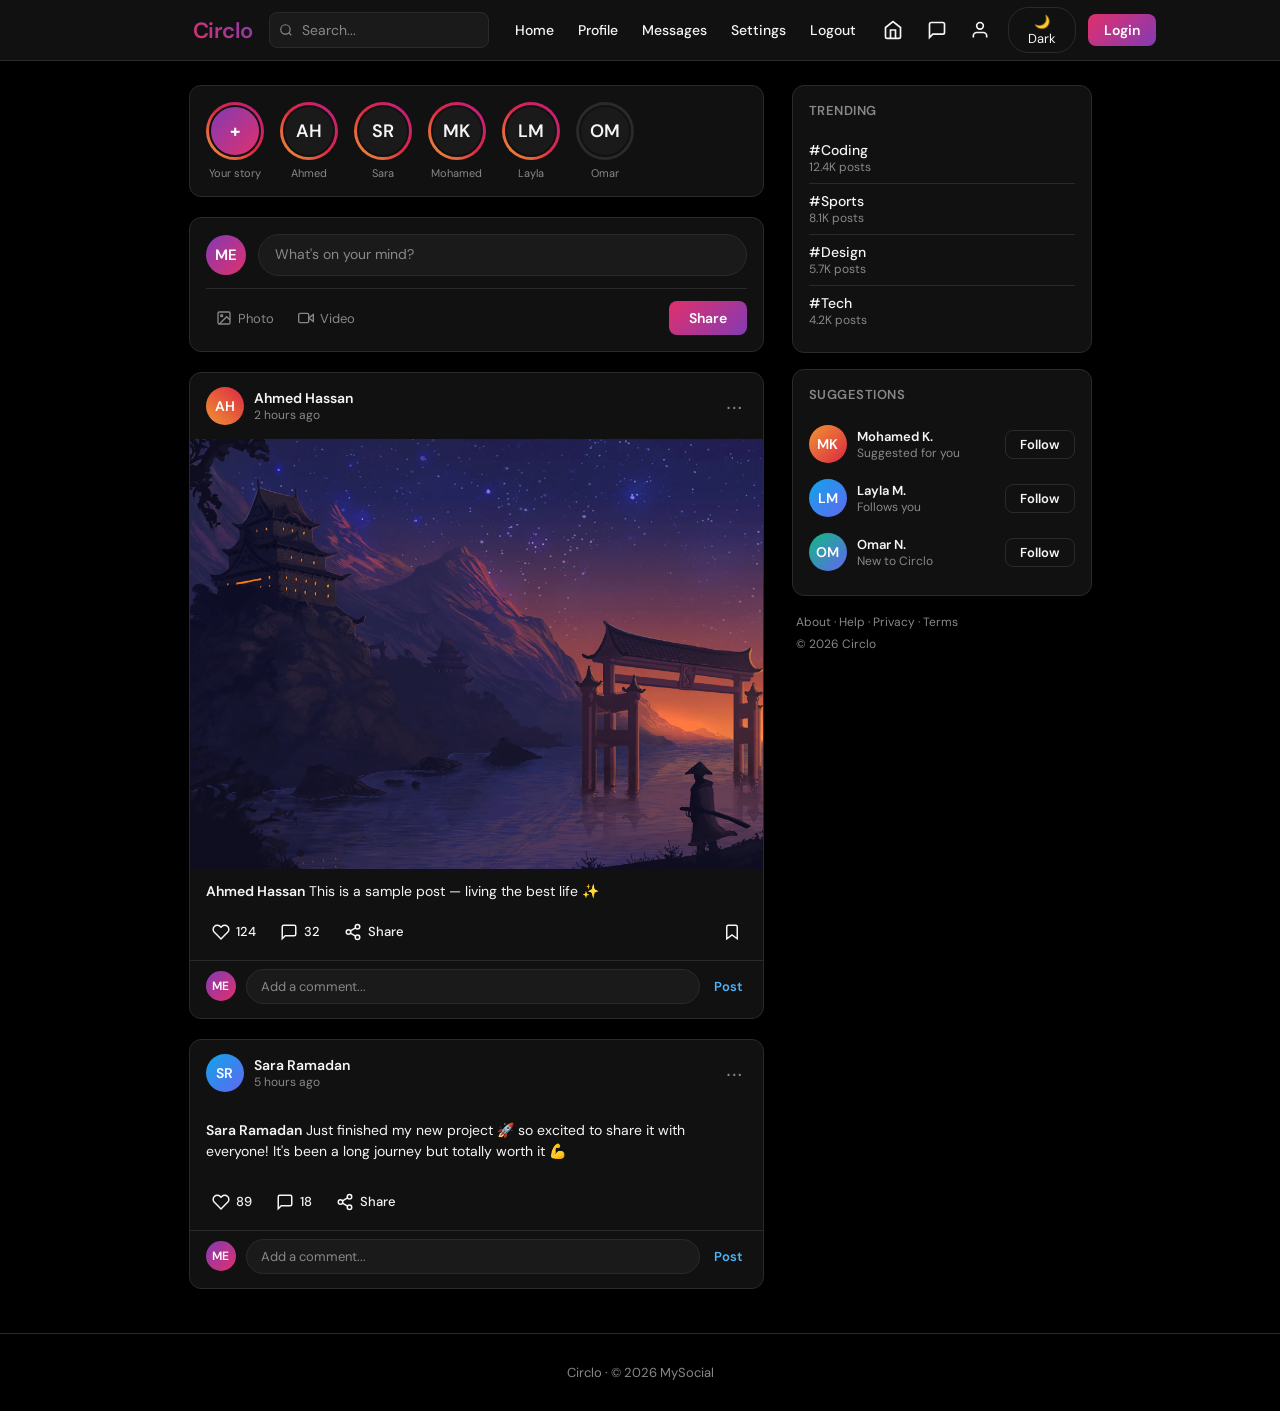
<file: index.html>
<!DOCTYPE html>
<html lang="en">

    <head>
        <meta charset="UTF-8">
        <meta name="viewport" content="width=device-width, initial-scale=1.0">
        <title> circlo</title>
        <link rel="stylesheet" href="css/Circlo.css">
        <link href="https://fonts.googleapis.com/css2?family=DM+Sans:wght@400;500;600&display=swap" rel="stylesheet">
    </head>

<body>

    <header>
        <nav class="navbar">
            <div class="nav-left">
                <h2>Circlo</h2>
                <div class="search-wrap">
                    <svg width="14" height="14" fill="none" stroke="currentColor" stroke-width="2" viewBox="0 0 24 24">
                        <circle cx="11" cy="11" r="8" />
                        <line x1="21" y1="21" x2="16.65" y2="16.65" />
                    </svg>
                    <input type="text" placeholder="Search...">
                </div>
            </div>

            <div class="nav-right">
                <input type="checkbox" id="toggle">
                <label for="toggle" class="menu-btn"><span></span></label>

                <div class="menu">
                    <a href="index.html">Home</a>
                    <a href="Profile.html">Profile</a>
                    <a href="messages.html">Messages</a>
                    <a href="settings.html">Settings</a>
                    <a href="login.html">Logout</a>
                </div>

                <button class="nav-icon-btn" title="Home" onclick="location.href='index.html'">
                    <svg width="20" height="20" fill="none" stroke="currentColor" stroke-width="2" viewBox="0 0 24 24">
                        <path d="M3 9l9-7 9 7v11a2 2 0 0 1-2 2H5a2 2 0 0 1-2-2z" />
                        <polyline points="9 22 9 12 15 12 15 22" />
                    </svg>
                </button>

                <button class="nav-icon-btn" title="Messages" onclick="location.href='messages.html'">
                    <svg width="20" height="20" fill="none" stroke="currentColor" stroke-width="2" viewBox="0 0 24 24">
                        <path d="M21 15a2 2 0 0 1-2 2H7l-4 4V5a2 2 0 0 1 2-2h14a2 2 0 0 1 2 2z" />
                    </svg>
                </button>

                <button class="nav-icon-btn" title="Profile" onclick="location.href='Profile.html'">
                    <svg width="20" height="20" fill="none" stroke="currentColor" stroke-width="2" viewBox="0 0 24 24">
                        <path d="M20 21v-2a4 4 0 0 0-4-4H8a4 4 0 0 0-4 4v2" />
                        <circle cx="12" cy="7" r="4" />
                    </svg>
                </button>

                <button class="mode-btn" id="modeToggle">🌙 Dark</button>
                <a id="log" href="login.html">Login</a>
            </div>
        </nav>
    </header>

    <div class="layout">
        <main>

            <!-- Stories -->
            <div class="stories-bar">
                <div class="story">
                    <div class="story-ring">
                        <div class="story-avatar"
                            style="background: linear-gradient(135deg,#833ab4,#e1306c); color:#fff; font-size:18px; font-weight:700;">
                            +</div>
                    </div>
                    <span>Your story</span>
                </div>
                <div class="story" onclick="this.querySelector('.story-ring').classList.add('seen')">
                    <div class="story-ring">
                        <div class="story-avatar">AH</div>
                    </div>
                    <span>Ahmed</span>
                </div>
                <div class="story" onclick="this.querySelector('.story-ring').classList.add('seen')">
                    <div class="story-ring">
                        <div class="story-avatar">SR</div>
                    </div>
                    <span>Sara</span>
                </div>
                <div class="story" onclick="this.querySelector('.story-ring').classList.add('seen')">
                    <div class="story-ring">
                        <div class="story-avatar">MK</div>
                    </div>
                    <span>Mohamed</span>
                </div>
                <div class="story" onclick="this.querySelector('.story-ring').classList.add('seen')">
                    <div class="story-ring">
                        <div class="story-avatar">LM</div>
                    </div>
                    <span>Layla</span>
                </div>
                <div class="story" onclick="this.querySelector('.story-ring').classList.add('seen')">
                    <div class="story-ring seen">
                        <div class="story-avatar">OM</div>
                    </div>
                    <span>Omar</span>
                </div>
            </div>

            <!-- Create Post -->
            <div class="create-post">
                <div class="create-post-top">
                    <div class="user-avatar">ME</div>
                    <textarea id="postText" placeholder="What's on your mind?"></textarea>
                </div>
                <div class="create-post-actions">
                    <div style="display:flex; gap:4px;">
                        <button class="post-media-btn">
                            <svg width="16" height="16" fill="none" stroke="currentColor" stroke-width="2"
                                viewBox="0 0 24 24">
                                <rect x="3" y="3" width="18" height="18" rx="2" />
                                <circle cx="8.5" cy="8.5" r="1.5" />
                                <polyline points="21 15 16 10 5 21" />
                            </svg>
                           Photo
                        </button>
                        <button class="post-media-btn">
                            <svg width="16" height="16" fill="none" stroke="currentColor" stroke-width="2"
                                viewBox="0 0 24 24">
                                <polygon points="23 7 16 12 23 17 23 7" />
                                <rect x="1" y="5" width="15" height="14" rx="2" />
                            </svg>
                            Video
                        </button>
                    </div>
                    <button class="post-submit" onclick="submitPost()">Share</button>
                </div>
            </div>

            <!-- Post 1 -->
            <div class="post-card">
                <div class="post-header">
                    <div class="post-user">
                        <div class="post-avatar">AH</div>
                        <div>
                            <div class="post-name">Ahmed Hassan</div>
                            <div class="post-time">2 hours ago</div>
                        </div>
                    </div>
                    <button class="post-more">···</button>
                </div>
                <div class="post-image">
                    <img src="img/wallpaperflare.com_wallpaper (4).jpg" alt="Post image"
                        onerror="this.parentElement.innerHTML='📷 Image not found'">
                </div>
                <div class="post-body">
                    <p><strong>Ahmed Hassan</strong> This is a sample post — living the best life ✨</p>
                </div>
                <div class="post-actions">
                    <button class="action-btn" onclick="toggleLike(this)">
                        <svg width="18" height="18" fill="none" stroke="currentColor" stroke-width="2"
                            viewBox="0 0 24 24">
                            <path
                                d="M20.84 4.61a5.5 5.5 0 0 0-7.78 0L12 5.67l-1.06-1.06a5.5 5.5 0 0 0-7.78 7.78l1.06 1.06L12 21.23l7.78-7.78 1.06-1.06a5.5 5.5 0 0 0 0-7.78z" />
                        </svg>
                        <span class="like-count">124</span>
                    </button>
                    <button class="action-btn">
                        <svg width="18" height="18" fill="none" stroke="currentColor" stroke-width="2"
                            viewBox="0 0 24 24">
                            <path d="M21 15a2 2 0 0 1-2 2H7l-4 4V5a2 2 0 0 1 2-2h14a2 2 0 0 1 2 2z" />
                        </svg>
                        32
                    </button>
                    <button class="action-btn">
                        <svg width="18" height="18" fill="none" stroke="currentColor" stroke-width="2"
                            viewBox="0 0 24 24">
                            <circle cx="18" cy="5" r="3" />
                            <circle cx="6" cy="12" r="3" />
                            <circle cx="18" cy="19" r="3" />
                            <line x1="8.59" y1="13.51" x2="15.42" y2="17.49" />
                            <line x1="15.41" y1="6.51" x2="8.59" y2="10.49" />
                        </svg>
                        Share
                    </button>
                    <button class="action-btn" style="margin-left:auto;">
                        <svg width="18" height="18" fill="none" stroke="currentColor" stroke-width="2"
                            viewBox="0 0 24 24">
                            <path d="M19 21l-7-5-7 5V5a2 2 0 0 1 2-2h10a2 2 0 0 1 2 2z" />
                        </svg>
                    </button>
                </div>
                <div class="post-comment-bar">
                    <div class="user-avatar" style="width:30px;height:30px;font-size:12px;">ME</div>
                    <input type="text" class="comment-input" placeholder="Add a comment...">
                    <button class="comment-send">Post</button>
                </div>
            </div>

            <!-- Post 2 (no image) -->
            <div class="post-card">
                <div class="post-header">
                    <div class="post-user">
                        <div class="post-avatar" style="background: linear-gradient(135deg,#0ea5e9,#6366f1);">SR</div>
                        <div>
                            <div class="post-name">Sara Ramadan</div>
                            <div class="post-time">5 hours ago</div>
                        </div>
                    </div>
                    <button class="post-more">···</button>
                </div>
                <div class="post-body" style="padding: 14px 16px;">
                    <p><strong>Sara Ramadan</strong> Just finished my new project 🚀 so excited to share it with
                        everyone! It's been a long journey but totally worth it 💪</p>
                </div>
                <div class="post-actions">
                    <button class="action-btn" onclick="toggleLike(this)">
                        <svg width="18" height="18" fill="none" stroke="currentColor" stroke-width="2"
                            viewBox="0 0 24 24">
                            <path
                                d="M20.84 4.61a5.5 5.5 0 0 0-7.78 0L12 5.67l-1.06-1.06a5.5 5.5 0 0 0-7.78 7.78l1.06 1.06L12 21.23l7.78-7.78 1.06-1.06a5.5 5.5 0 0 0 0-7.78z" />
                        </svg>
                        <span class="like-count">89</span>
                    </button>
                    <button class="action-btn">
                        <svg width="18" height="18" fill="none" stroke="currentColor" stroke-width="2"
                            viewBox="0 0 24 24">
                            <path d="M21 15a2 2 0 0 1-2 2H7l-4 4V5a2 2 0 0 1 2-2h14a2 2 0 0 1 2 2z" />
                        </svg>
                        18
                    </button>
                    <button class="action-btn">
                        <svg width="18" height="18" fill="none" stroke="currentColor" stroke-width="2"
                            viewBox="0 0 24 24">
                            <circle cx="18" cy="5" r="3" />
                            <circle cx="6" cy="12" r="3" />
                            <circle cx="18" cy="19" r="3" />
                            <line x1="8.59" y1="13.51" x2="15.42" y2="17.49" />
                            <line x1="15.41" y1="6.51" x2="8.59" y2="10.49" />
                        </svg>
                        Share
                    </button>
                </div>
                <div class="post-comment-bar">
                    <div class="user-avatar" style="width:30px;height:30px;font-size:12px;">ME</div>
                    <input type="text" class="comment-input" placeholder="Add a comment...">
                    <button class="comment-send">Post</button>
                </div>
            </div>

        </main>

        <!-- Sidebar -->
        <aside class="sidebar">
            <div class="sidebar-card">
                <div class="sidebar-title">Trending</div>
                <div class="trend-item">
                    <div>
                        <div class="trend-tag">#Coding</div>
                        <div class="trend-count">12.4K posts</div>
                    </div>
                </div>
                <div class="trend-item">
                    <div>
                        <div class="trend-tag">#Sports</div>
                        <div class="trend-count">8.1K posts</div>
                    </div>
                </div>
                <div class="trend-item">
                    <div>
                        <div class="trend-tag">#Design</div>
                        <div class="trend-count">5.7K posts</div>
                    </div>
                </div>
                <div class="trend-item">
                    <div>
                        <div class="trend-tag">#Tech</div>
                        <div class="trend-count">4.2K posts</div>
                    </div>
                </div>
            </div>

            <div class="sidebar-card">
                <div class="sidebar-title">Suggestions</div>
                <div class="suggest-user">
                    <div class="suggest-left">
                        <div class="suggest-avatar" style="background: linear-gradient(135deg,#f09433,#dc2743);">MK
                        </div>
                        <div>
                            <div class="suggest-name">Mohamed K.</div>
                            <div class="suggest-sub">Suggested for you</div>
                        </div>
                    </div>
                    <button class="follow-btn" onclick="toggleFollow(this)">Follow</button>
                </div>
                <div class="suggest-user">
                    <div class="suggest-left">
                        <div class="suggest-avatar" style="background: linear-gradient(135deg,#0ea5e9,#6366f1);">LM
                        </div>
                        <div>
                            <div class="suggest-name">Layla M.</div>
                            <div class="suggest-sub">Follows you</div>
                        </div>
                    </div>
                    <button class="follow-btn" onclick="toggleFollow(this)">Follow</button>
                </div>
                <div class="suggest-user">
                    <div class="suggest-left">
                        <div class="suggest-avatar" style="background: linear-gradient(135deg,#10b981,#6366f1);">OM
                        </div>
                        <div>
                            <div class="suggest-name">Omar N.</div>
                            <div class="suggest-sub">New to Circlo</div>
                        </div>
                    </div>
                    <button class="follow-btn" onclick="toggleFollow(this)">Follow</button>
                </div>
            </div>

            <div style="font-size:12px; color:var(--muted); line-height:1.8; padding: 0 4px;">
                About · Help · Privacy · Terms<br>
                © 2026 Circlo
            </div>
        </aside>
    </div>

    <footer>
        <p>Circlo · © 2026 MySocial</p>
    </footer>

    <script src="js/circlo.js"></script>
</body>

</html>
</file>
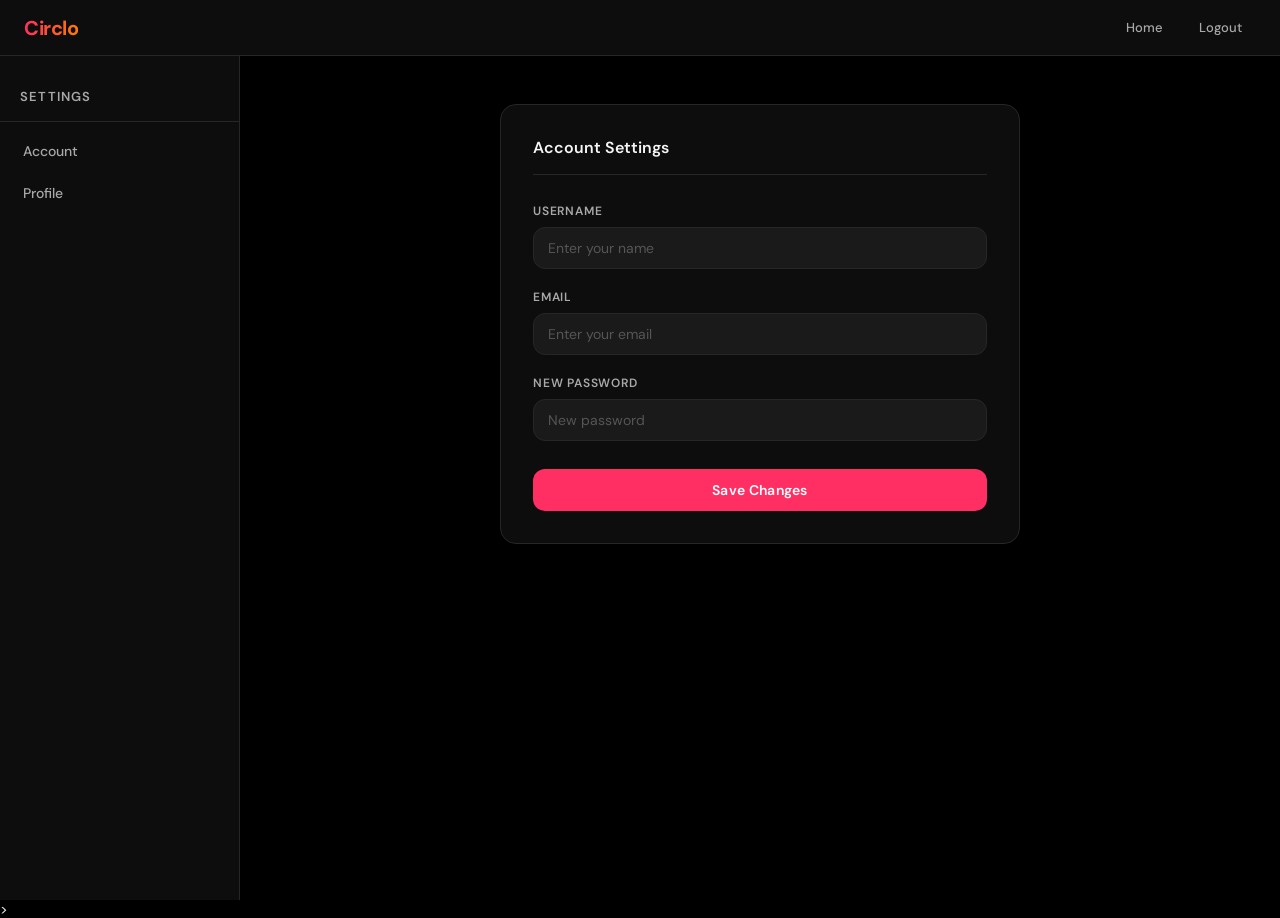
<file: Acount.html>
<!DOCTYPE html>
<html lang="en">

<head>
    <meta charset="UTF-8">
    <link rel="stylesheet" href="css/circlo-settings.css">
    <title>Acount Settings</title>
</head>

<body>
    <!-- Navbar -->
    <div class="navbar">
        <h2>Circlo</h2>
        <div class="links">
            <a id="hom" href="index.html">Home</a>
            <a id="out" href="login.html">Logout</a>
        </div>
    </div>
    <div class="main">
        <input type="checkbox" id="toggle">
        <label for="toggle" id="menu-btn">☰</label>

        <div class="sidebar">

            <h2>Settings</h2>
            <ul>
                <li><a href="Acount.html">Account</a></li>
                <li><a href="settings.html">Profile</a></li>
            </ul>
        </div>

        <div class="content">
            <div class="card">
                <h2>Account Settings</h2>

                <div class="form-group">
                    <label>Username</label>
                    <input type="text" id="nameInput" placeholder="Enter your name">
                </div>

                <div class="form-group">
                    <label>Email</label>
                    <input type="email" placeholder="Enter your email">
                </div>

                <div class="form-group">
                    <label>New Password</label>
                    <input type="password" placeholder="New password">
                </div>

                <button>Save Changes</button>
            </div>
        </div>
    </div>
    <script src="js/Acount.js"></script>
</body>

</html>>
</file>
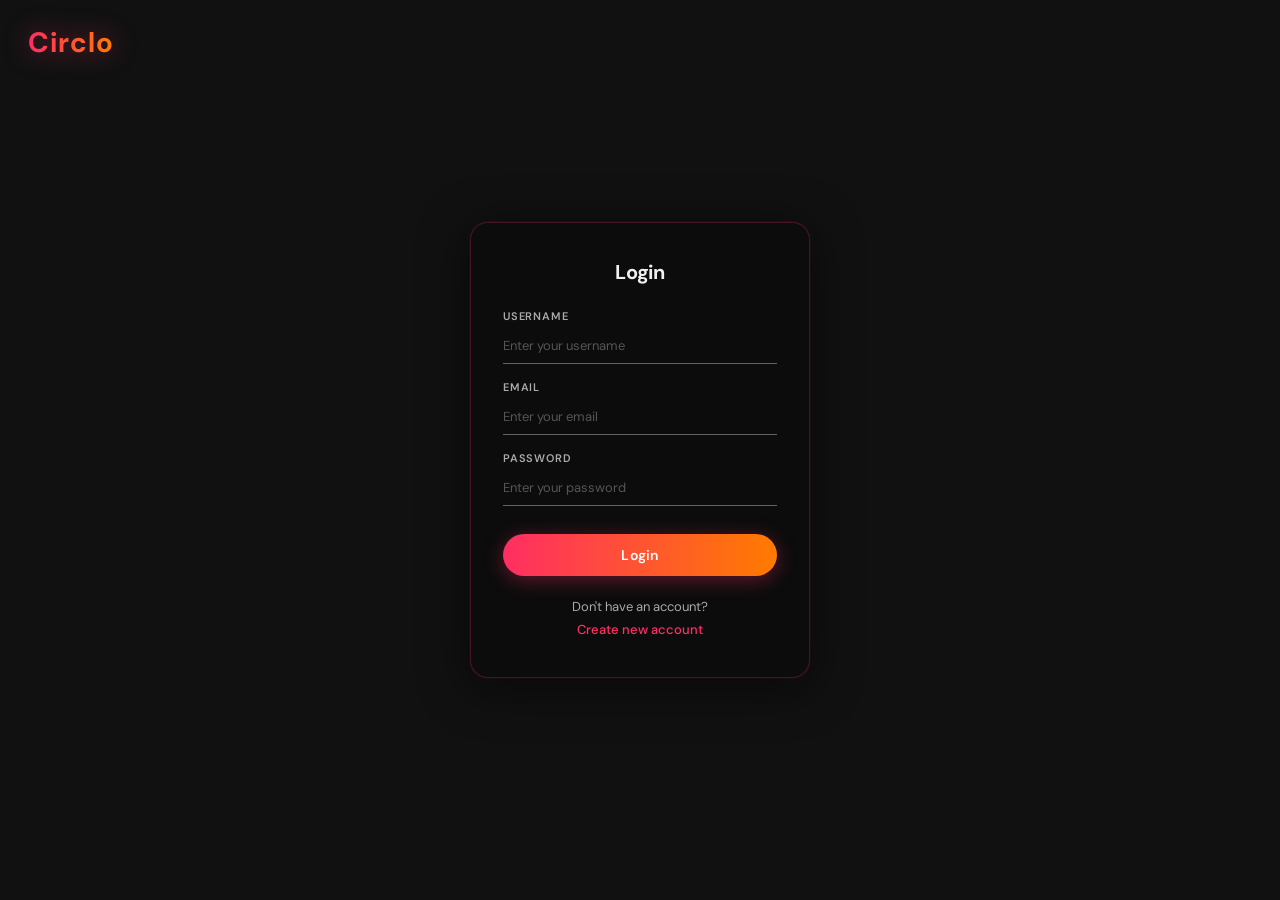
<file: login.html>
<!DOCTYPE html>
<html lang="en">

<head>
    <meta charset="UTF-8">
    <meta name="viewport" content="width=device-width, initial-scale=1.0">
    <title>Login to Circlo</title>
    <link rel="stylesheet" href="css/register.css">
</head>

<body>

    <div class="logo">
        <h1>Circlo</h1>
    </div>

    <form class="login" action="index.html" method="post">
        <h2>Login</h2>
        <div>
            <label>Username</label>
            <input type="text" required placeholder="Enter your username">
        </div>
        <div>
            <label>Email</label>
            <input type="email" required placeholder="Enter your email">
        </div>
        <div>
            <label>Password</label>
            <input type="password" required placeholder="Enter your password">
        </div>
        <button type="submit">Login</button>
        <p>Don't have an account?<br><a href="signup.html">Create new account</a></p>
    </form>
    <script src="js/login.js"></script>
</body>

</html>
</file>
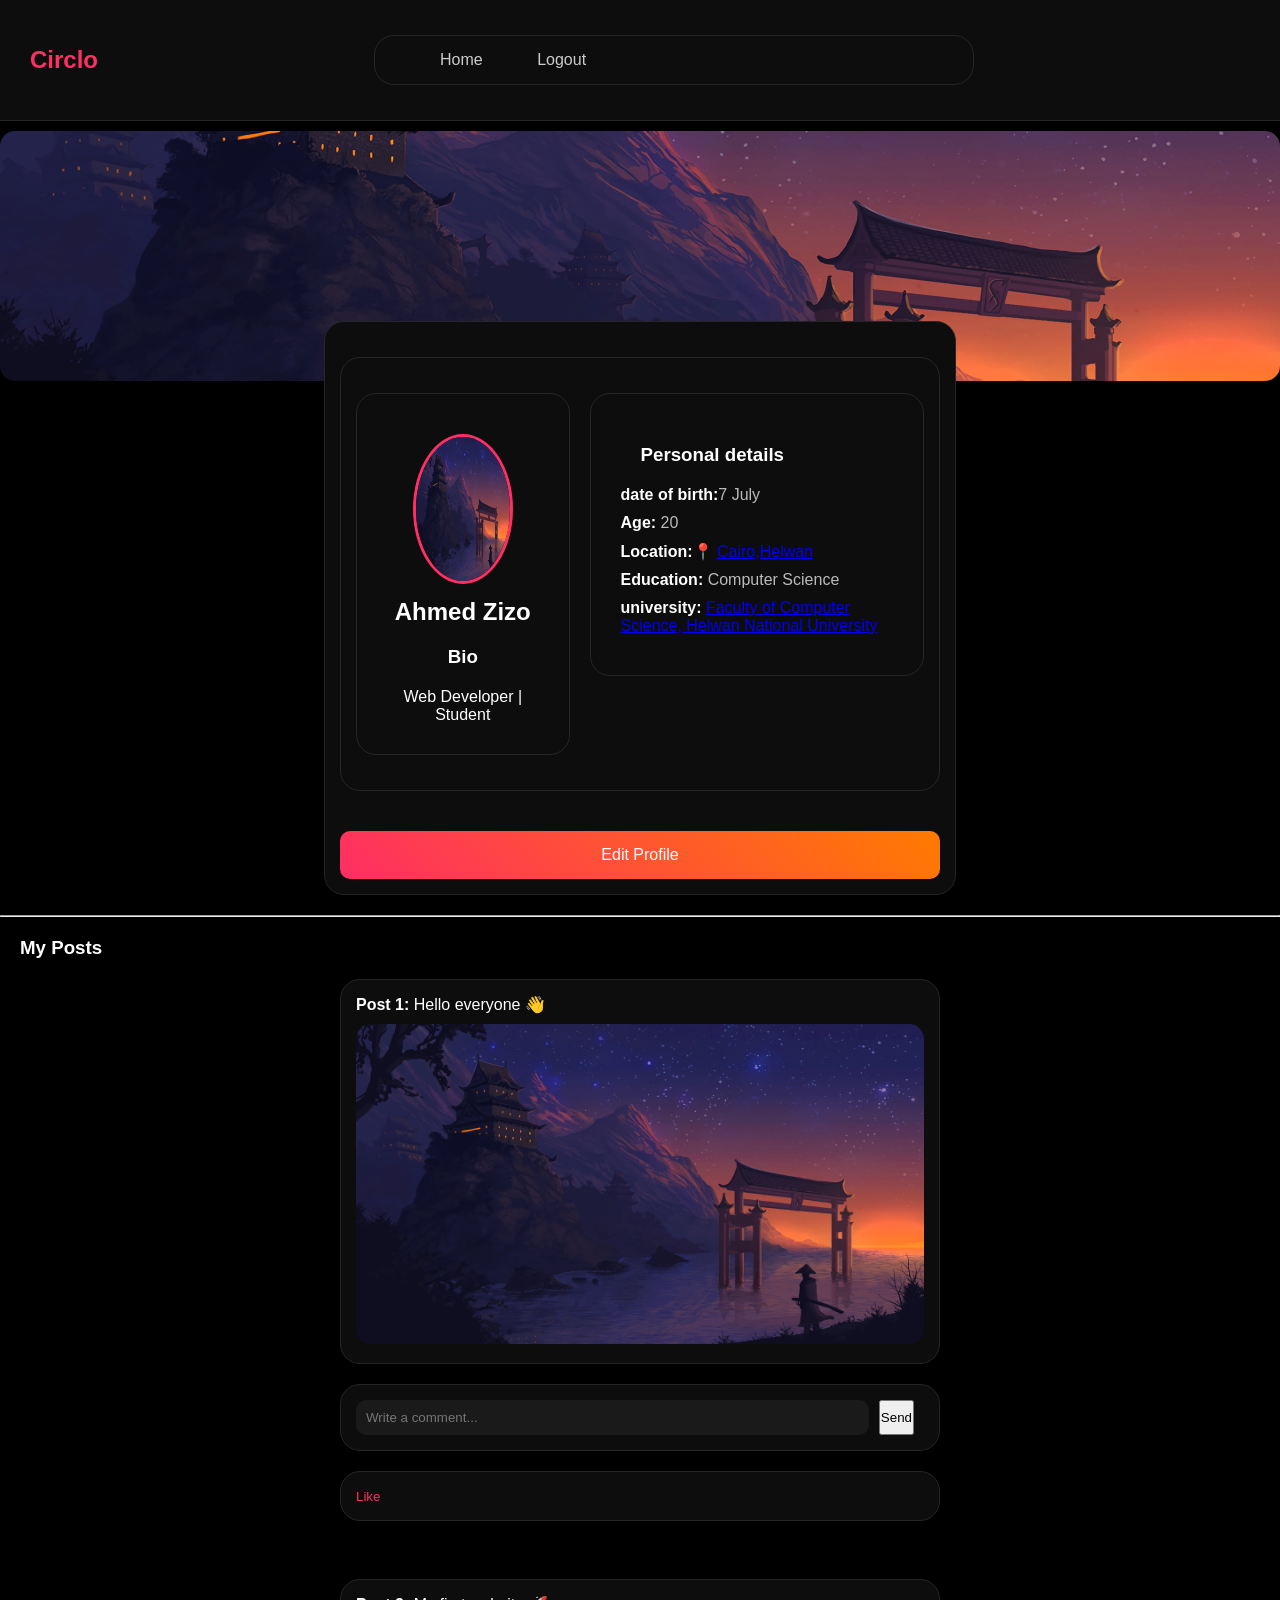
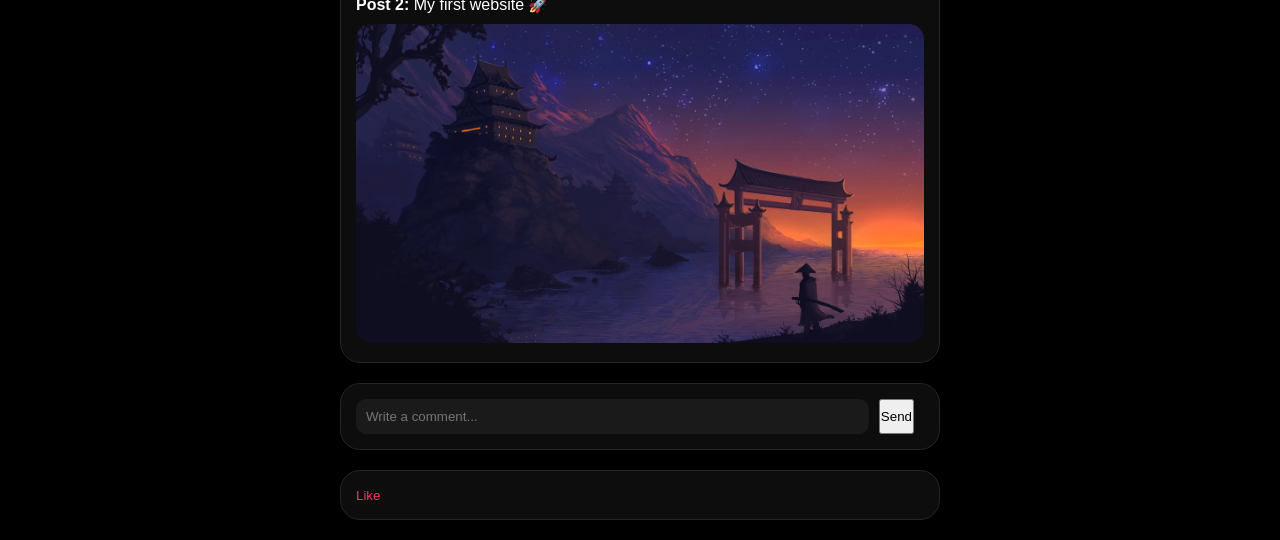
<file: profile.html>
<!DOCTYPE html>
<html lang="en">

<head>
    <meta charset="UTF-8">
    <meta name="viewport" content="width=device-width, initial-scale=1.0">
    <title>Profile Page</title>
    <link rel="stylesheet" href="css/pro.css">
</head>

<body>

    <!-- Navbar -->
    <div class="navbar">
        <h2>Circlo</h2>
        <div class="links">
            <a id="hom" href="index.html">Home</a>
            <a id="out" href="login.html">Logout</a>
        </div>

    </div>



    <!-- Cover Photo -->
    <div>
        <img src="img/wallpaperflare.com_wallpaper (4).jpg" alt="Cover Photo" width="50%" height="200">
    </div>

    <!-- Profile Info -->
    <div class="profile-info">
        <div class="cards">
            <div class="cards-top">
                <div class="bio">
                    <img src="img/wallpaperflare.com_wallpaper (4).jpg" alt="Profile Picture" width="150" height="150">
                    <h2>Ahmed Zizo</h2>
                    <h3>Bio</h3>
                    <p>Web Developer | Student</p>
                </div>
                <div class="personal-details">
                    <h3>Personal details</h3>
                    <p><strong>date of birth:</strong>7 July</p>
                    <p><strong>Age:</strong> 20</p>
                    <p><strong>Location:</strong>📍 <a href="https://maps.app.goo.gl/hX2HqB5o5Zt4XvaJ8"
                            target="_blank">Cairo,Helwan</a></p>
                    <p><strong>Education:</strong> Computer Science</p>
                    <p><strong>university:</strong> <a
                            href="https://www.facebook.com/share/1AruY1wMTi/?mibextid=wwXIfr">Faculty of Computer
                            Science, Helwan National University</a></p>
                </div>
            </div>
            <a id="edit" href="settings.html">Edit Profile</a>
        </div>
    </div>

    <hr>



    <!-- Posts Section -->
    <div>
        <h3>My Posts</h3>

        <div>
            <p><b>Post 1:</b> Hello everyone 👋</p>
            <img src="img/wallpaperflare.com_wallpaper (4).jpg" width="300">
        </div>
        <div class="comment">
            <input type="text" placeholder="Write a comment...">
            <button>Send</button>
            <a href="#comment" title="comment"></a>
        </div>
        <div class="like">
            <input type="button" value="Like">

        </div>

        <br>
 
        <div>
            <p><b>Post 2:</b> My first website 🚀</p>
            <img src="img/wallpaperflare.com_wallpaper (4).jpg" width="300">

        </div>
        <div class="comment">
            <input type="text" placeholder="Write a comment...">
            <button>Send</button>
            <a href="#comment" title="comment"></a>
        </div>
        <div class="like">
            <input type="button" value="Like">

        </div>

    </div>
    <script src="js/profile.js"></script>
</body>

</html>
</file>
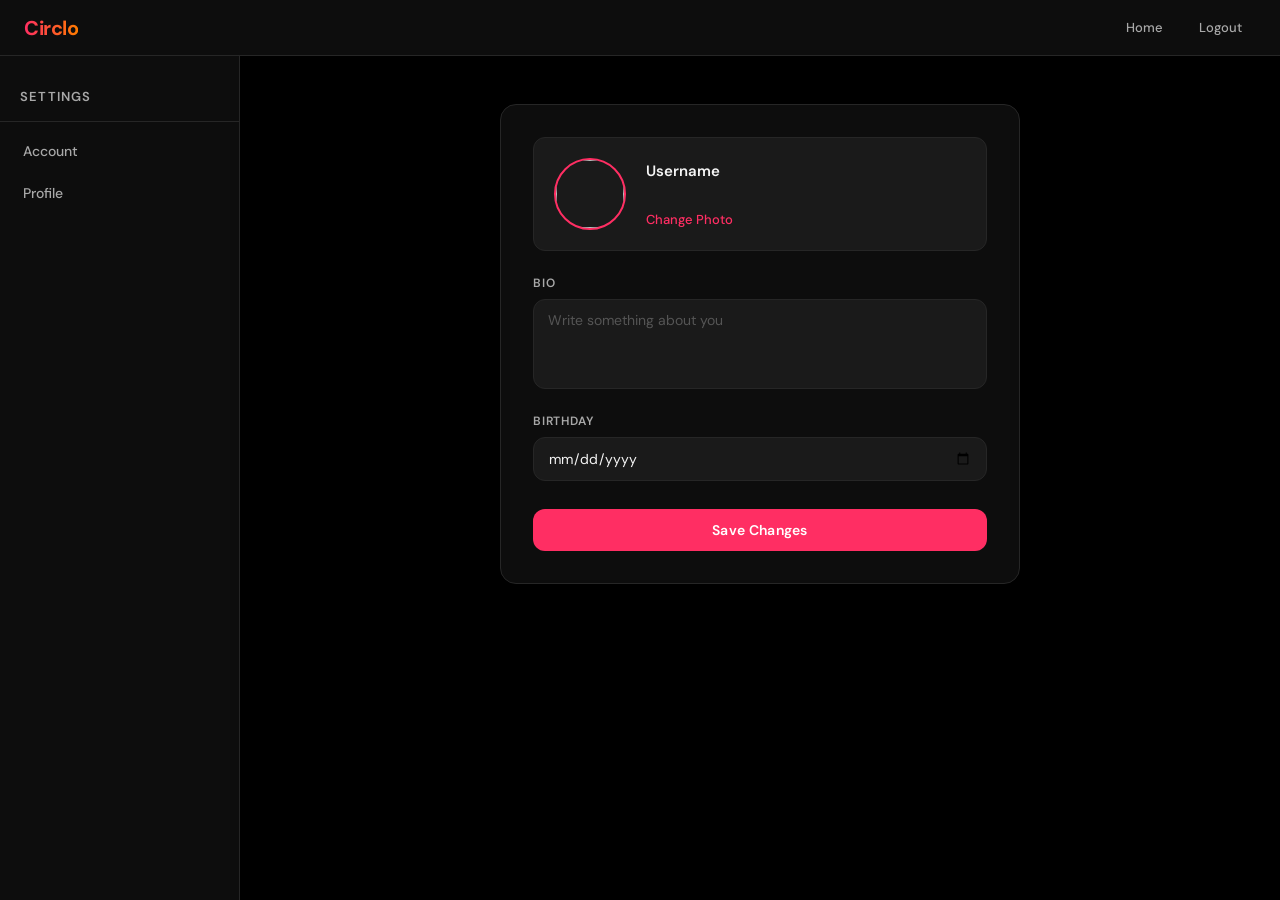
<file: settings.html>
<!DOCTYPE html>
<html lang="en">

<head>
    <meta charset="UTF-8">
    <meta name="viewport" content="width=device-width, initial-scale=1.0">
    <title>Profile</title>
    <link rel="stylesheet" href="css/circlo-settings.css">

</head>

<body>
    <div class="navbar">
        <h2>Circlo</h2>
        <div class="links">
            <a id="hom" href="index.html">Home</a>
            <a id="out" href="login.html">Logout</a>
            <title>Settings</title>
        </div>
    </div>
    <div class="main">
        <input type="checkbox" id="toggle">
        <label for="toggle" id="menu-btn">☰</label>
        <!-- Sidebar -->
        <div class="sidebar">
            <h2>Settings</h2>
            <ul>
                <li><a href="Acount.html">Account</a></li>
                <li><a href="settings.html">Profile</a> </li>
            </ul>
        </div>

        <!-- Content -->
        <div class="content">

            <div class="card">

                <!-- Profile Header -->
                <div class="profile-header">
                    <img id="preview">

                    <div>
                        <label>Username</label>
                        <br>
                        <label class="upload-btn">
                            Change Photo
                            <input type="file" onchange="previewImage(event)">
                        </label>
                    </div>
                </div>

                <!-- Bio -->
                <div class="form-group">
                    <label>Bio</label>
                    <textarea placeholder="Write something about you"></textarea>
                </div>

                <!-- Birthday -->
                <div class="form-group">
                    <label>Birthday</label>
                    <input type="date">
                </div>

                <button class="save-btn">Save Changes</button>

            </div>

        </div>
    </div>


</body>
<script>
    function previewImage(event) {
        let file = event.target.files[0];
        let preview = document.getElementById("preview");

        if (file) {
            preview.src = URL.createObjectURL(file);
        }
    }
</script>
    <script src="js/setting.js"></script>

</html>
</file>
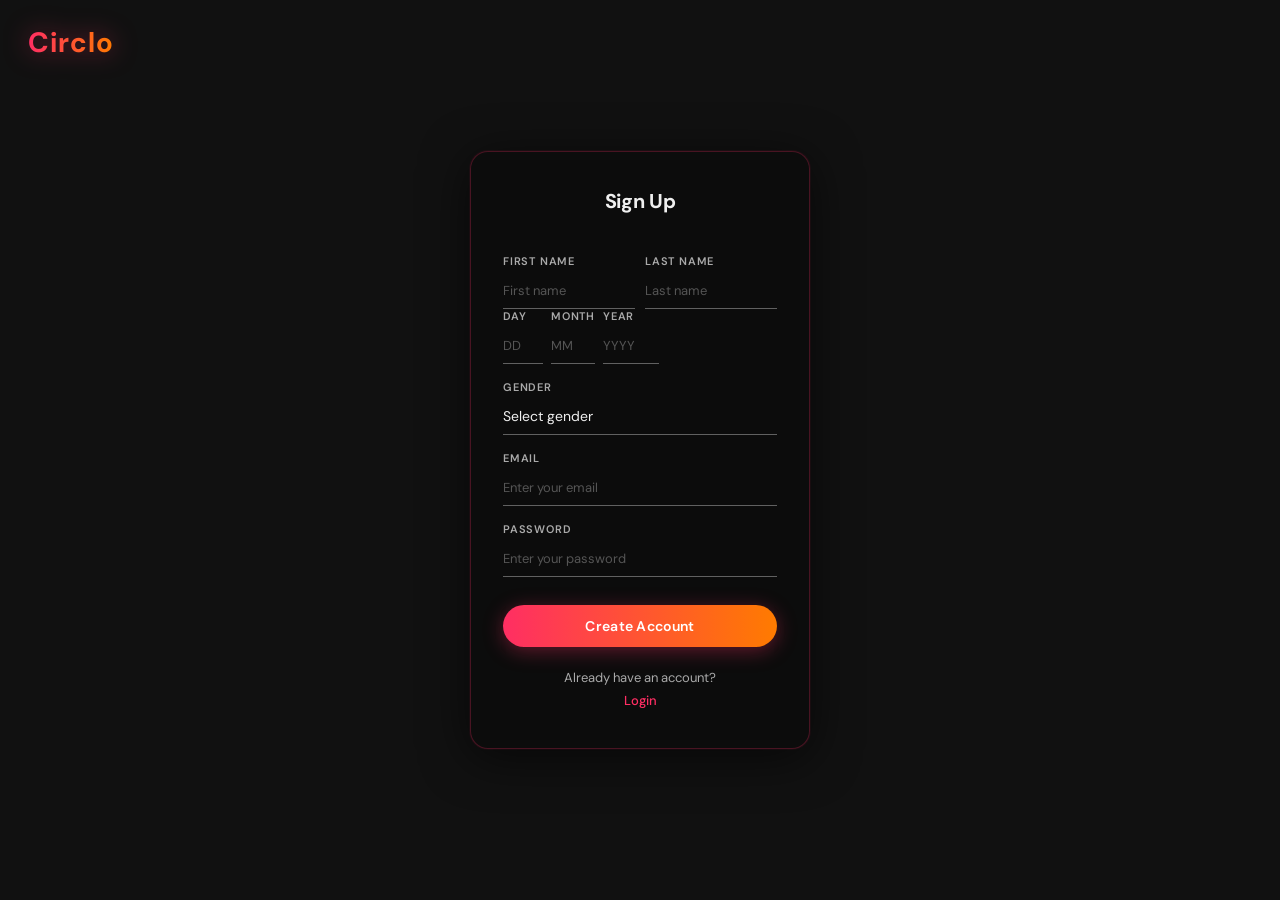
<file: signup.html>
<!DOCTYPE html>
<html lang="en">

<head>
    <meta charset="UTF-8">
    <meta name="viewport" content="width=device-width, initial-scale=1.0">
    <title>Register to Circlo</title>
    <link rel="stylesheet" href="css/register.css">
</head>

<body>

    <div class="logo">
        <h1>Circlo</h1>
    </div>

    <form class="signup" action="index.html" method="post">
        <h2>Sign Up</h2>
        <div class="name">
            <div>
                <label>First Name</label>
                <input type="text" required placeholder="First name">
            </div>
            <div>
                <label>Last Name</label>
                <input type="text" required placeholder="Last name">
            </div>
        </div>
        <div class="birthdate">
            <div>
                <label>Day</label>
                <input type="number" required placeholder="DD" min="1" max="31">
            </div>
            <div>
                <label>Month</label>
                <input type="number" required placeholder="MM" min="1" max="12">
            </div>
            <div>
                <label>Year</label>
                <input type="number" required placeholder="YYYY" min="1900" max="2025">
            </div>
        </div>
        <div class="gender">
            <label>Gender</label>
            <select required>
                <option value="" disabled selected>Select gender</option>
                <option>Female</option>
                <option>Male</option>
                <option>Non-disclosure</option>
            </select>
        </div>
        <div class="email">
            <label>Email</label>
            <input type="email" required placeholder="Enter your email">
        </div>
        <div class="password">
            <label>Password</label>
            <input type="password" required placeholder="Enter your password">
        </div>
        <button type="submit">Create Account</button>
        <p>Already have an account?<br><a href="login.html">Login</a></p>
    </form>
    <script src="js/signup.js"></script>
</body>

</html>
</file>
<file: css/Circlo.css>
*,
*::before,
*::after {
    box-sizing: border-box;
    margin: 0;
    padding: 0;
}

:root {
    --bg: #000;
    --surface: #111;
    --surface2: #1a1a1a;
    --border: #2a2a2a;
    --text: #f5f5f5;
    --muted: #888;
    --accent: #e1306c;
    --accent2: #833ab4;
    --radius: 12px;
    --nav-h: 60px;
}

body.light {
    --bg: #fafafa;
    --surface: #fff;
    --surface2: #f3f3f3;
    --border: #dbdbdb;
    --text: #111;
    --muted: #8e8e8e;
}

body {
    background: var(--bg);
    color: var(--text);
    font-family: 'DM Sans', sans-serif;
    min-height: 100vh;
    transition: background 0.3s, color 0.3s;
}

/* ─── NAVBAR ─── */
header {
    position: sticky;
    top: 0;
    z-index: 100;
    background: var(--surface);
    border-bottom: 1px solid var(--border);
}

.navbar {
    max-width: 935px;
    margin: 0 auto;
    height: var(--nav-h);
    display: flex;
    align-items: center;
    justify-content: space-between;
    padding: 0 20px;
    gap: 16px;
}

.nav-left {
    display: flex;
    align-items: center;
    gap: 16px;
}

.nav-left h2 {
    font-size: 22px;
    font-weight: 600;
    background: linear-gradient(45deg, var(--accent), var(--accent2));
    -webkit-background-clip: text;
    -webkit-text-fill-color: transparent;
    letter-spacing: -0.5px;
    cursor: pointer;
}

.search-wrap {
    position: relative;
}

.search-wrap svg {
    position: absolute;
    left: 10px;
    top: 50%;
    transform: translateY(-50%);
    color: var(--muted);
}

.search-wrap input {
    background: var(--surface2);
    border: 1px solid var(--border);
    border-radius: 8px;
    padding: 8px 12px 8px 32px;
    color: var(--text);
    font-family: inherit;
    font-size: 14px;
    width: 220px;
    outline: none;
    transition: border-color 0.2s;
}

.search-wrap input:focus {
    border-color: var(--muted);
}

.search-wrap input::placeholder {
    color: var(--muted);
}

.nav-right {
    display: flex;
    align-items: center;
    gap: 12px;
}

.nav-icon-btn {
    background: none;
    border: none;
    cursor: pointer;
    color: var(--text);
    display: flex;
    align-items: center;
    justify-content: center;
    width: 36px;
    height: 36px;
    border-radius: 50%;
    transition: background 0.15s;
}

.nav-icon-btn:hover {
    background: var(--surface2);
}

.mode-btn {
    background: none;
    border: 1px solid var(--border);
    border-radius: 20px;
    padding: 5px 12px;
    cursor: pointer;
    color: var(--text);
    font-size: 13px;
    font-family: inherit;
    transition: background 0.15s;
}

.mode-btn:hover {
    background: var(--surface2);
}

/* mobile hamburger hidden on desktop */
#toggle {
    display: none;
}

.menu-btn {
    display: none;
}

.menu {
    display: flex;
    gap: 4px;
}

.menu a {
    color: var(--text);
    text-decoration: none;
    font-size: 14px;
    font-weight: 500;
    padding: 6px 10px;
    border-radius: 8px;
    transition: background 0.15s;
}

.menu a:hover {
    background: var(--surface2);
}

#log {
    background: linear-gradient(135deg, var(--accent), var(--accent2));
    color: #fff;
    text-decoration: none;
    padding: 7px 16px;
    border-radius: 8px;
    font-size: 14px;
    font-weight: 600;
    transition: opacity 0.2s;
}

#log:hover {
    opacity: 0.85;
}

/* ─── LAYOUT ─── */
.layout {
    max-width: 935px;
    margin: 24px auto;
    padding: 0 16px;
    display: grid;
    grid-template-columns: 1fr 300px;
    gap: 28px;
}

/* ─── STORIES ─── */
.stories-bar {
    background: var(--surface);
    border: 1px solid var(--border);
    border-radius: var(--radius);
    padding: 16px;
    display: flex;
    gap: 16px;
    overflow-x: auto;
    margin-bottom: 20px;
    scrollbar-width: none;
}

.stories-bar::-webkit-scrollbar {
    display: none;
}

.story {
    display: flex;
    flex-direction: column;
    align-items: center;
    gap: 6px;
    cursor: pointer;
    flex-shrink: 0;
}

.story-ring {
    width: 58px;
    height: 58px;
    border-radius: 50%;
    background: linear-gradient(45deg, #f09433, #e6683c, #dc2743, #cc2366, #bc1888);
    padding: 2px;
    display: flex;
    align-items: center;
    justify-content: center;
}

.story-ring.seen {
    background: var(--border);
}

.story-avatar {
    width: 52px;
    height: 52px;
    border-radius: 50%;
    background: var(--surface2);
    border: 2px solid var(--surface);
    display: flex;
    align-items: center;
    justify-content: center;
    font-size: 18px;
    font-weight: 600;
    color: var(--text);
    overflow: hidden;
}

.story span {
    font-size: 11px;
    color: var(--muted);
    max-width: 58px;
    overflow: hidden;
    text-overflow: ellipsis;
    white-space: nowrap;
    text-align: center;
}

/* ─── CREATE POST ─── */
.create-post {
    background: var(--surface);
    border: 1px solid var(--border);
    border-radius: var(--radius);
    padding: 16px;
    margin-bottom: 20px;
}

.create-post-top {
    display: flex;
    align-items: center;
    gap: 12px;
    margin-bottom: 12px;
}

.user-avatar {
    width: 40px;
    height: 40px;
    border-radius: 50%;
    background: linear-gradient(135deg, var(--accent2), var(--accent));
    display: flex;
    align-items: center;
    justify-content: center;
    font-weight: 600;
    color: #fff;
    font-size: 15px;
    flex-shrink: 0;
}

.create-post textarea {
    flex: 1;
    background: var(--surface2);
    border: 1px solid var(--border);
    border-radius: 22px;
    padding: 10px 16px;
    color: var(--text);
    font-family: inherit;
    font-size: 14px;
    resize: none;
    height: 42px;
    outline: none;
    transition: border-color 0.2s, height 0.2s;
}

.create-post textarea:focus {
    border-color: var(--muted);
    height: 80px;
}

.create-post textarea::placeholder {
    color: var(--muted);
}

.create-post-actions {
    display: flex;
    align-items: center;
    justify-content: space-between;
    padding-top: 12px;
    border-top: 1px solid var(--border);
}

.post-media-btn {
    display: flex;
    align-items: center;
    gap: 6px;
    background: none;
    border: none;
    color: var(--muted);
    font-family: inherit;
    font-size: 13px;
    cursor: pointer;
    padding: 6px 10px;
    border-radius: 8px;
    transition: background 0.15s, color 0.15s;
}

.post-media-btn:hover {
    background: var(--surface2);
    color: var(--text);
}

.post-submit {
    background: linear-gradient(135deg, var(--accent), var(--accent2));
    color: #fff;
    border: none;
    border-radius: 8px;
    padding: 8px 20px;
    font-family: inherit;
    font-size: 14px;
    font-weight: 600;
    cursor: pointer;
    transition: opacity 0.2s;
}

.post-submit:hover {
    opacity: 0.85;
}

/* ─── POSTS ─── */
.post-card {
    background: var(--surface);
    border: 1px solid var(--border);
    border-radius: var(--radius);
    margin-bottom: 20px;
    overflow: hidden;
}

.post-header {
    display: flex;
    align-items: center;
    justify-content: space-between;
    padding: 14px 16px;
}

.post-user {
    display: flex;
    align-items: center;
    gap: 10px;
}

.post-avatar {
    width: 38px;
    height: 38px;
    border-radius: 50%;
    background: linear-gradient(45deg, #f09433, #dc2743);
    display: flex;
    align-items: center;
    justify-content: center;
    font-weight: 600;
    color: #fff;
    font-size: 14px;
}

.post-name {
    font-size: 14px;
    font-weight: 600;
}

.post-time {
    font-size: 12px;
    color: var(--muted);
}

.post-more {
    background: none;
    border: none;
    cursor: pointer;
    color: var(--muted);
    font-size: 20px;
    line-height: 1;
    padding: 4px;
    border-radius: 50%;
    transition: background 0.15s;
}

.post-more:hover {
    background: var(--surface2);
}

.post-image {
    width: 100%;
    aspect-ratio: 4/3;
    background: var(--surface2);
    display: flex;
    align-items: center;
    justify-content: center;
    color: var(--muted);
    font-size: 14px;
}

.post-image img {
    width: 100%;
    height: 100%;
    object-fit: cover;
}

.post-body {
    padding: 12px 16px 4px;
}

.post-body p {
    font-size: 14px;
    line-height: 1.5;
}

.post-body strong {
    font-weight: 600;
}

.post-actions {
    display: flex;
    align-items: center;
    gap: 4px;
    padding: 10px 12px 4px;
}

.action-btn {
    display: flex;
    align-items: center;
    gap: 6px;
    background: none;
    border: none;
    color: var(--text);
    font-family: inherit;
    font-size: 13px;
    font-weight: 500;
    cursor: pointer;
    padding: 7px 10px;
    border-radius: 8px;
    transition: background 0.15s, color 0.15s;
}

.action-btn:hover {
    background: var(--surface2);
}

.action-btn.liked {
    color: var(--accent);
}

.action-btn svg {
    flex-shrink: 0;
}

.post-comment-bar {
    display: flex;
    align-items: center;
    gap: 10px;
    padding: 8px 16px 14px;
    border-top: 1px solid var(--border);
    margin-top: 8px;
}

.comment-input {
    flex: 1;
    background: var(--surface2);
    border: 1px solid var(--border);
    border-radius: 20px;
    padding: 8px 14px;
    color: var(--text);
    font-family: inherit;
    font-size: 13px;
    outline: none;
    transition: border-color 0.2s;
}

.comment-input:focus {
    border-color: var(--muted);
}

.comment-input::placeholder {
    color: var(--muted);
}

.comment-send {
    background: none;
    border: none;
    color: #4cb5f9;
    font-family: inherit;
    font-size: 13px;
    font-weight: 600;
    cursor: pointer;
    padding: 4px;
    transition: opacity 0.2s;
}

.comment-send:hover {
    opacity: 0.7;
}

/* ─── SIDEBAR ─── */
.sidebar {
    position: sticky;
    top: calc(var(--nav-h) + 24px);
}

.sidebar-card {
    background: var(--surface);
    border: 1px solid var(--border);
    border-radius: var(--radius);
    padding: 16px;
    margin-bottom: 16px;
}

.sidebar-title {
    font-size: 13px;
    font-weight: 600;
    color: var(--muted);
    text-transform: uppercase;
    letter-spacing: 0.5px;
    margin-bottom: 14px;
}

.trend-item {
    display: flex;
    align-items: center;
    justify-content: space-between;
    padding: 8px 0;
    border-bottom: 1px solid var(--border);
    cursor: pointer;
}

.trend-item:last-child {
    border-bottom: none;
}

.trend-tag {
    font-size: 14px;
    font-weight: 500;
}

.trend-count {
    font-size: 12px;
    color: var(--muted);
}

.suggest-user {
    display: flex;
    align-items: center;
    justify-content: space-between;
    padding: 8px 0;
}

.suggest-left {
    display: flex;
    align-items: center;
    gap: 10px;
}

.suggest-avatar {
    width: 38px;
    height: 38px;
    border-radius: 50%;
    display: flex;
    align-items: center;
    justify-content: center;
    font-weight: 600;
    color: #fff;
    font-size: 14px;
}

.suggest-name {
    font-size: 13px;
    font-weight: 600;
}

.suggest-sub {
    font-size: 12px;
    color: var(--muted);
}

.follow-btn {
    background: none;
    border: 1px solid var(--border);
    border-radius: 8px;
    padding: 5px 14px;
    color: var(--text);
    font-family: inherit;
    font-size: 13px;
    font-weight: 600;
    cursor: pointer;
    transition: background 0.15s;
}

.follow-btn:hover {
    background: var(--surface2);
}

.follow-btn.following {
    background: linear-gradient(135deg, var(--accent), var(--accent2));
    color: #fff;
    border-color: transparent;
}

/* ─── FOOTER ─── */
footer {
    text-align: center;
    padding: 30px 16px;
    color: var(--muted);
    font-size: 13px;
    border-top: 1px solid var(--border);
}

/* ─── TABLET  ─── */
@media (max-width: 768px) {
    .layout {
        grid-template-columns: 1fr;
        margin: 16px auto;
        gap: 16px;
    }

    .sidebar {
        position: static;
        display: none;
    }

    .search-wrap {
        display: none;
    }

    .menu {
        display: none;
    }

    .menu-btn {
        display: flex;
        flex-direction: column;
        justify-content: center;
        gap: 5px;
        width: 36px;
        height: 36px;
        cursor: pointer;
        padding: 8px;
        border-radius: 8px;
    }

    .menu-btn span,
    .menu-btn span::before,
    .menu-btn span::after {
        display: block;
        background: var(--text);
        height: 2px;
        border-radius: 2px;
        transition: 0.3s;
        position: relative;
        width: 100%;
    }

    .menu-btn span::before,
    .menu-btn span::after {
        content: '';
        position: absolute;
    }

    .menu-btn span::before {
        top: -6px;
    }

    .menu-btn span::after {
        top: 6px;
    }

    #toggle:checked~.menu {
        display: flex;
        flex-direction: column;
        position: absolute;
        top: var(--nav-h);
        right: 0;
        left: 0;
        background: var(--surface);
        border-bottom: 1px solid var(--border);
        padding: 12px;
        gap: 4px;
        z-index: 99;
    }

    /* Stories */
    .stories-bar {
        padding: 12px;
        gap: 12px;
    }

    .story-ring {
        width: 52px;
        height: 52px;
    }

    .story-avatar {
        width: 46px;
        height: 46px;
        font-size: 16px;
    }

    /* Create post */
    .create-post {
        padding: 14px;
    }

    /* Post actions */
    .action-btn {
        font-size: 12px;
        padding: 6px 8px;
    }

    /* Navbar */
    .navbar {
        padding: 0 16px;
    }

    .nav-left h2 {
        font-size: 20px;
    }
}

/* ─── MOBILE ─── */
@media (max-width: 480px) {
    .navbar {
        padding: 0 12px;
        height: 52px;
    }

    .nav-left h2 {
        font-size: 18px;
    }

    .nav-right {
        gap: 6px;
    }

    .nav-icon-btn {
        width: 32px;
        height: 32px;
    }

    .mode-btn {
        display: none;
    }

    .layout {
        padding: 0 10px;
        margin: 12px auto;
        gap: 12px;
    }

    /* Stories */
    .stories-bar {
        padding: 10px;
        gap: 10px;
        border-radius: 10px;
    }

    .story-ring {
        width: 48px;
        height: 48px;
    }

    .story-avatar {
        width: 42px;
        height: 42px;
        font-size: 15px;
    }

    .story span {
        font-size: 10px;
        max-width: 48px;
    }

    /* Create post */
    .create-post {
        padding: 12px;
        border-radius: 10px;
    }

    .create-post-top {
        gap: 10px;
        margin-bottom: 10px;
    }

    .user-avatar {
        width: 34px;
        height: 34px;
        font-size: 13px;
    }

    .create-post textarea {
        font-size: 14px;
        padding: 9px 14px;
    }

    .post-media-btn span {
        display: none;
    }

    .post-submit {
        padding: 8px 16px;
        font-size: 13px;
    }

    /* Posts */
    .post-card {
        border-radius: 10px;
        margin-bottom: 14px;
    }

    .post-header {
        padding: 12px 12px;
    }

    .post-name {
        font-size: 13px;
    }

    .post-time {
        font-size: 11px;
    }

    .post-body {
        padding: 10px 12px 4px;
    }

    .post-body p {
        font-size: 13px;
    }

    .post-actions {
        padding: 8px 8px 4px;
        gap: 2px;
    }

    .action-btn {
        font-size: 12px;
        padding: 6px 7px;
        gap: 4px;
    }

    .post-comment-bar {
        padding: 8px 12px 12px;
        gap: 8px;
    }

    .comment-input {
        font-size: 13px;
        padding: 8px 12px;
    }

    /* Message bubbles max-width */
    .message {
        max-width: 85%;
    }
}
</file>
<file: css/circlo-settings.css>
/* settings */
@import url('https://fonts.googleapis.com/css2?family=DM+Sans:wght@300;400;500;600&display=swap');

:root {
    --bg: #000000;
    --surface: #0d0d0d;
    --surface2: #1a1a1a;
    --border: #262626;
    --accent: #ff2e63;
    --accent2: #ff7b00;
    --text: #f5f5f5;
    --text-muted: #a8a8a8;
    --radius: 12px;
    --sidebar-w: 240px;
}

/* ── RESET ── */
*,
*::before,
*::after {
    margin: 0;
    padding: 0;
    box-sizing: border-box;
}

body {
    background: var(--bg);
    color: var(--text);
    font-family: 'DM Sans', sans-serif;
    font-size: 14px;
    min-height: 100vh;
}

/* ── NAVBAR ── */
.navbar {
    display: flex;
    justify-content: space-between;
    align-items: center;
    padding: 0 24px;
    height: 56px;
    background: var(--surface);
    border-bottom: 1px solid var(--border);
    position: sticky;
    top: 0;
    z-index: 200;
}

.navbar h2 {
    font-size: 20px;
    font-weight: 700;
    background: linear-gradient(90deg, var(--accent), var(--accent2));
    -webkit-background-clip: text;
    -webkit-text-fill-color: transparent;
    background-clip: text;
    letter-spacing: -0.5px;
}

.links {
    display: flex;
    gap: 8px;
}

.links a {
    color: var(--text-muted);
    text-decoration: none;
    font-size: 13px;
    font-weight: 500;
    padding: 6px 14px;
    border-radius: 8px;
    transition: color 0.2s, background 0.2s;
}

.links a:hover {
    color: var(--text);
    background: var(--surface2);
}

/* ── HAMBURGER TOGGLE ── */
#toggle {
    display: none;
}

#menu-btn {
    display: none;
    position: fixed;
    top: 60px;
    left: 16px;
    width: 38px;
    height: 38px;
    border-radius: 50%;
    background: var(--accent);
    color: white;
    font-size: 18px;
    cursor: pointer;
    z-index: 300;
    align-items: center;
    justify-content: center;
    transition: transform 0.3s;
    box-shadow: 0 2px 12px rgba(255, 46, 99, 0.4);
    user-select: none;
}

/* ── LAYOUT ── */
.main {
    display: flex;
    min-height: calc(100vh - 56px);
}

/* ── SIDEBAR ── */
.sidebar {
    width: var(--sidebar-w);
    flex-shrink: 0;
    background: var(--surface);
    border-right: 1px solid var(--border);
    padding: 32px 0;
    position: sticky;
    top: 56px;
    height: calc(100vh - 56px);
    overflow-y: auto;
}

.sidebar h2 {
    font-size: 13px;
    font-weight: 600;
    color: var(--text-muted);
    text-transform: uppercase;
    letter-spacing: 1.2px;
    padding: 0 20px 16px;
    border-bottom: 1px solid var(--border);
    margin-bottom: 8px;
}

.sidebar ul {
    list-style: none;
    padding: 0;
}

.sidebar li {
    padding: 0;
}

.sidebar a {
    display: flex;
    align-items: center;
    gap: 10px;
    text-decoration: none;
    color: var(--text-muted);
    font-size: 14px;
    font-weight: 500;
    padding: 12px 20px;
    border-radius: 0;
    transition: color 0.2s, background 0.2s;
    border-left: 3px solid transparent;
}

.sidebar a:hover {
    color: var(--text);
    background: var(--surface2);
    border-left-color: var(--accent);
}

.sidebar a.active {
    color: var(--text);
    background: var(--surface2);
    border-left-color: var(--accent);
    font-weight: 600;
}

/* ── CONTENT ── */
.content {
    flex: 1;
    display: flex;
    justify-content: center;
    align-items: flex-start;
    padding: 48px 24px;
}

/* ── CARD ── */
.card {
    width: 100%;
    max-width: 520px;
    background: var(--surface);
    border: 1px solid var(--border);
    border-radius: 16px;
    padding: 32px;
}

.card h2 {
    font-size: 16px;
    font-weight: 600;
    color: var(--text);
    margin-bottom: 28px;
    padding-bottom: 16px;
    border-bottom: 1px solid var(--border);
}

/* ── PROFILE HEADER ── */
.profile-header {
    display: flex;
    align-items: center;
    gap: 20px;
    padding: 20px;
    background: var(--surface2);
    border-radius: var(--radius);
    margin-bottom: 24px;
    border: 1px solid var(--border);
}

.profile-header img {
    width: 72px;
    height: 72px;
    border-radius: 50%;
    object-fit: cover;
    border: 2px solid var(--accent);
    background: var(--surface2);
    flex-shrink: 0;
}

.profile-header>div {
    display: flex;
    flex-direction: column;
    gap: 6px;
}

.profile-header label:first-child {
    font-size: 15px;
    font-weight: 600;
    color: var(--text);
}

.upload-btn {
    display: inline-block;
    color: var(--accent);
    font-size: 13px;
    font-weight: 500;
    cursor: pointer;
    transition: opacity 0.2s;
}

.upload-btn:hover {
    opacity: 0.75;
}

.upload-btn input {
    display: none;
}

/* ── FORM GROUPS ── */
.form-group {
    margin-bottom: 20px;
}

.form-group label {
    display: block;
    font-size: 12px;
    font-weight: 600;
    color: var(--text-muted);
    text-transform: uppercase;
    letter-spacing: 0.8px;
    margin-bottom: 8px;
}

.form-group input,
.form-group textarea {
    width: 100%;
    background: var(--surface2);
    border: 1px solid var(--border);
    border-radius: var(--radius);
    color: var(--text);
    padding: 11px 14px;
    font-family: 'DM Sans', sans-serif;
    font-size: 14px;
    transition: border-color 0.2s, box-shadow 0.2s;
    outline: none;
    resize: none;
}

.form-group textarea {
    height: 90px;
}

.form-group input:focus,
.form-group textarea:focus {
    border-color: var(--accent);
    box-shadow: 0 0 0 3px rgba(255, 46, 99, 0.12);
}

.form-group input::placeholder,
.form-group textarea::placeholder {
    color: #555;
}

/* ── BUTTONS ── */
button,
.save-btn {
    width: 100%;
    padding: 12px;
    background: var(--accent);
    border: none;
    border-radius: var(--radius);
    color: white;
    font-family: 'DM Sans', sans-serif;
    font-size: 14px;
    font-weight: 600;
    cursor: pointer;
    transition: opacity 0.2s, transform 0.15s;
    margin-top: 8px;
    letter-spacing: 0.3px;
}

button:hover,
.save-btn:hover {
    opacity: 0.88;
    transform: translateY(-1px);
}

button:active,
.save-btn:active {
    transform: translateY(0);
}

/* ── SCROLLBAR ── */
::-webkit-scrollbar {
    width: 4px;
}

::-webkit-scrollbar-track {
    background: transparent;
}

::-webkit-scrollbar-thumb {
    background: var(--border);
    border-radius: 4px;
}

/* ── TABLET── */
@media (max-width: 768px) {
    :root {
        --sidebar-w: 200px;
    }

    .navbar {
        padding: 0 16px;
    }

    .navbar h2 {
        font-size: 18px;
    }

    .links a {
        padding: 6px 10px;
        font-size: 12px;
    }

    .content {
        padding: 32px 20px;
    }

    .card {
        padding: 28px 24px;
        max-width: 100%;
    }

    #menu-btn {
        display: flex;
    }

    .sidebar {
        position: fixed;
        top: 56px;
        left: 0;
        height: calc(100vh - 56px);
        z-index: 150;
        transform: translateX(-100%);
        transition: transform 0.3s ease;
    }

    #toggle:checked~.sidebar {
        transform: translateX(0);
    }

    #toggle:checked+#menu-btn {
        transform: translateX(var(--sidebar-w));
    }
}

/* ── MOBILE  ── */
@media (max-width: 480px) {
    :root {
        --sidebar-w: 220px;
    }

    .navbar {
        padding: 0 14px;
        height: 52px;
    }

    .navbar h2 {
        font-size: 17px;
    }

    .links {
        gap: 4px;
    }

    .links a {
        padding: 5px 8px;
        font-size: 12px;
    }

    #menu-btn {
        top: 56px;
        left: 12px;
        width: 34px;
        height: 34px;
        font-size: 16px;
    }

    .main {
        min-height: calc(100vh - 52px);
    }

    .sidebar {
        top: 52px;
        height: calc(100vh - 52px);
    }

    .content {
        padding: 20px 12px;
    }

    .card {
        padding: 20px 16px;
        border-radius: 14px;
    }

    .card h2 {
        font-size: 15px;
        margin-bottom: 20px;
    }

    .profile-header {
        flex-direction: column;
        align-items: center;
        text-align: center;
        padding: 16px;
        gap: 12px;
    }

    .profile-header img {
        width: 64px;
        height: 64px;
    }

    .form-group input,
    .form-group textarea {
        font-size: 16px;
        /*  iOS zoom on focus */
        padding: 12px 14px;
    }

    .form-group textarea {
        height: 100px;
    }

    button,
    .save-btn {
        padding: 13px;
        font-size: 15px;
    }
}
</file>
<file: css/register.css>
@import url('https://fonts.googleapis.com/css2?family=DM+Sans:wght@300;400;500;600;700&display=swap');

:root {
    --accent: #ff2e63;
    --accent2: #ff7b00;
    --leaf1: #ff2e63;
    --leaf2: #ff7b00;
    --leaf3: #c0392b;
    --glass-bg: rgba(10, 10, 10, 0.55);
    --glass-b: rgba(255, 46, 99, 0.25);
    --text: #f0f0f0;
    --text-muted: #aaa;
    --input-line: rgba(255, 255, 255, 0.35);
    --radius: 18px;
}

/* ── RESET ── */
*,
*::before,
*::after {
    margin: 0;
    padding: 0;
    box-sizing: border-box;
}

/* ── BODY / SCENE ── */
body {
    min-height: 100vh;
    display: flex;
    justify-content: center;
    align-items: center;
    font-family: 'DM Sans', sans-serif;
    overflow-x: hidden;
    background-color: #111;
    position: relative;
    padding: 20px 16px;
}

/* ── LOGO ── */
.logo {
    position: fixed;
    top: 24px;
    left: 28px;
    z-index: 10;
}

.logo h1 {
    font-size: 28px;
    font-weight: 700;
    letter-spacing: 1px;
    background: linear-gradient(90deg, var(--accent), var(--accent2));
    -webkit-background-clip: text;
    -webkit-text-fill-color: transparent;
    background-clip: text;
    filter: drop-shadow(0 0 12px rgba(255, 46, 99, 0.5));
}

/* ── FORM CARD (shared) ── */
.login,
.signup {
    position: relative;
    z-index: 10;
    width: 340px;
    padding: 36px 32px;
    border-radius: var(--radius);
    background: var(--glass-bg);
    backdrop-filter: blur(20px);
    -webkit-backdrop-filter: blur(20px);
    border: 1px solid var(--glass-b);
    color: var(--text);
    box-shadow: 0 8px 48px rgba(0, 0, 0, 0.6), 0 0 0 1px rgba(255, 46, 99, 0.08);
    animation: glowPulse 4s ease-in-out infinite alternate;
}

@keyframes glowPulse {
    from {
        box-shadow: 0 8px 48px rgba(0, 0, 0, 0.6), 0 0 20px rgba(255, 46, 99, 0.12);
    }

    to {
        box-shadow: 0 8px 48px rgba(0, 0, 0, 0.6), 0 0 40px rgba(255, 123, 0, 0.18);
    }
}

/* ── HEADINGS ── */
.login h2,
.signup h2 {
    text-align: center;
    font-size: 20px;
    font-weight: 700;
    margin-bottom: 24px;
    color: var(--text);
    letter-spacing: -0.3px;
}

/* ── LABELS ── */
.login label,
.signup label {
    display: block;
    font-size: 11px;
    font-weight: 600;
    text-transform: uppercase;
    letter-spacing: 0.8px;
    color: var(--text-muted);
    margin-top: 16px;
    margin-bottom: 4px;
}

/* ── INPUTS ── */
.login input,
.signup input,
.signup select {
    width: 100%;
    padding: 9px 0;
    background: transparent;
    border: none;
    border-bottom: 1px solid var(--input-line);
    color: var(--text);
    font-family: 'DM Sans', sans-serif;
    font-size: 14px;
    outline: none;
    transition: border-color 0.25s;
}

.login input:focus,
.signup input:focus,
.signup select:focus {
    border-bottom-color: var(--accent);
}

.login input::placeholder,
.signup input::placeholder {
    color: #555;
    font-size: 13px;
}

/* ── SELECT ── */
.signup select {
    appearance: none;
    cursor: pointer;
}

.signup select option {
    background: #111;
    color: white;
}

/* ── NAME ROW ── */
.name {
    display: flex;
    gap: 10px;
}

.name input {
    flex: 1;
    min-width: 0;
}

/* ── BIRTHDATE ROW ── */
.birthdate {
    display: flex;
    align-items: flex-end;
    gap: 8px;
}

.birthdate label {
    margin-top: 0;
    white-space: nowrap;
    flex-shrink: 0;
}

.birthdate input {
    flex: 1;
    min-width: 0;
}

/* ── BUTTON ── */
.login button[type="submit"],
.signup button[type="submit"] {
    width: 100%;
    margin-top: 28px;
    padding: 12px;
    border: none;
    border-radius: 30px;
    background: linear-gradient(90deg, var(--accent), var(--accent2));
    color: white;
    font-family: 'DM Sans', sans-serif;
    font-size: 14px;
    font-weight: 600;
    cursor: pointer;
    letter-spacing: 0.3px;
    transition: opacity 0.2s, transform 0.15s;
    box-shadow: 0 4px 20px rgba(255, 46, 99, 0.35);
}

.login button[type="submit"]:hover,
.signup button[type="submit"]:hover {
    opacity: 0.88;
    transform: translateY(-1px);
}

/* ── LINKS ── */
.login p,
.signup p {
    margin-top: 20px;
    text-align: center;
    font-size: 13px;
    color: var(--text-muted);
    line-height: 1.7;
}

.login a,
.signup a {
    color: var(--accent);
    text-decoration: none;
    font-weight: 500;
    transition: opacity 0.2s;
}

.login a:hover,
.signup a:hover {
    opacity: 0.75;
}

/* ================= MESSAGE ================= */

.msg {
    position: fixed;
    top: 25px;
    right: 25px;
    padding: 14px 22px;
    border-radius: 14px;
    color: white;
    font-size: 14px;
    font-weight: 600;
    z-index: 9999;
    animation: showMsg .4s ease;
    backdrop-filter: blur(10px);
    max-width: calc(100vw - 50px);
}

.success {
    background: rgba(0, 200, 120, 0.85);
}

.error {
    background: rgba(255, 50, 80, 0.85);
}

@keyframes showMsg {
    from {
        opacity: 0;
        transform: translateY(-20px);
    }

    to {
        opacity: 1;
        transform: translateY(0);
    }
}

/* ── TABLET  ── */
@media (max-width: 768px) {
    body {
        padding: 80px 20px 24px;
        align-items: flex-start;
    }

    .logo {
        top: 18px;
        left: 20px;
    }

    .logo h1 {
        font-size: 24px;
    }

    .login,
    .signup {
        width: 100%;
        max-width: 400px;
        margin: 0 auto;
        padding: 32px 28px;
    }
}

/* ── MOBILE ── */
@media (max-width: 480px) {
    body {
        padding: 72px 14px 20px;
        align-items: flex-start;
    }

    .logo {
        top: 16px;
        left: 16px;
    }

    .logo h1 {
        font-size: 22px;
    }

    .login,
    .signup {
        width: 100%;
        max-width: 100%;
        padding: 28px 22px;
        border-radius: 16px;
    }

    .login h2,
    .signup h2 {
        font-size: 18px;
        margin-bottom: 20px;
    }

    /* Stack name fields vertically on very small screens */
    .name {
        flex-direction: column;
        gap: 0;
    }

    /* Stack birthdate label + input */
    .birthdate {
        flex-direction: column;
        align-items: flex-start;
        gap: 4px;
    }

    .birthdate label {
        white-space: normal;
    }

    .login button[type="submit"],
    .signup button[type="submit"] {
        padding: 13px;
        font-size: 15px;
        margin-top: 24px;
    }

    .msg {
        top: 12px;
        right: 12px;
        left: 12px;
        text-align: center;
        max-width: unset;
    }
}
</file>
<file: css/pro.css>
/* RESET */
* {
    margin: 0;
    padding: 0;
    box-sizing: border-box;
}

body {
    background: #000;
    color: #fff;
    font-family: 'Segoe UI', sans-serif;
}

/* NAVBAR */
.navbar {
    display: flex;
    justify-content: space-between;
    align-items: center;
    padding: 15px 30px;
    background: #0d0d0d;
    border-bottom: 1px solid #262626;
    position: sticky;
    top: 0;
    z-index: 100;
}

.navbar h2 {
    color: #ff2e63;
}

.links a {
    color: #ccc;
    margin-left: 50px;
    text-decoration: none;
}

.links a:hover {
    color: #ff2e63;
}

/* COVER */
img[alt="Cover Photo"] {
    width: 100%;
    height: 250px;
    object-fit: cover;
    display: block;
}

/* PROFILE */
.profile-info {
    display: flex;
    flex-direction: column;
    justify-content: center;
    gap: 20px;
    margin-top: -80px;
    flex-wrap: wrap;
}

.cards {
    display: flex;
    flex-direction: column;
    gap: 20px;
    width: fit-content;
    margin: 20px auto;
}

.cards-top {
    display: flex;
    flex-direction: row;
    gap: 20px;
    align-items: flex-start;
}

/* BIO CARD */
.bio {
    background: #0d0d0d;
    padding: 30px;
    border-radius: 20px;
    text-align: center;
    width: 250px;
    border: 1px solid #262626;
}

.bio img {
    border-radius: 50%;
    border: 3px solid #ff2e63;
    margin-bottom: 10px;
    max-width: 100px;
    width: 100%;
}

/* DETAILS */
.personal-details {
    background: #0d0d0d;
    padding: 30px;
    border-radius: 20px;
    width: 400px;
    border: 1px solid #262626;
}

.personal-details p {
    margin: 10px 0;
    color: #bbb;
}

.personal-details strong {
    color: #fff;
}

/* BUTTON */
#edit {
    padding: 15px 20px;
    background: linear-gradient(45deg, #ff2e63, #ff7b00);
    border: none;
    border-radius: 10px;
    color: white;
    cursor: pointer;
    transition: 0.3s;
    text-align: center;
    text-decoration: none;
    width: 100%;
    display: block;
}

#edit:hover {
    opacity: 0.8;
}

/* POSTS */
h3 {
    margin: 20px;
}

div>div {
    background: #0d0d0d;
    margin: 20px auto;
    padding: 15px;
    border-radius: 20px;
    width: 600px;
    border: 1px solid #262626;
}

div img {
    width: 100%;
    border-radius: 15px;
    margin-top: 10px;
}

/* COMMENT */
.comment {
    display: flex;
    gap: 10px;
    margin-top: 10px;
}

.comment input {
    flex: 1;
    padding: 10px;
    border-radius: 10px;
    border: none;
    background: #1a1a1a;
    color: white;
    min-width: 0;
}

/* LIKE */
.like {
    margin-top: 10px;
}

.like input {
    background: transparent;
    border: none;
    color: #ff2e63;
    cursor: pointer;
}

/* ================= MESSAGES ================= */

.container {
    display: flex;
    height: 90vh;
}

/* SIDEBAR */
.sidebar {
    width: 300px;
    background: #0d0d0d;
    border-right: 1px solid #262626;
    padding: 10px;
    overflow-y: auto;
    flex-shrink: 0;
}

.chat-item {
    display: flex;
    gap: 10px;
    padding: 10px;
    border-radius: 10px;
    cursor: pointer;
}

.chat-item:hover {
    background: #1a1a1a;
}

/* AVATAR */
.avatar {
    position: relative;
    flex-shrink: 0;
}

.avatar img {
    width: 45px;
    height: 45px;
    border-radius: 50%;
    object-fit: cover;
}

.online {
    width: 10px;
    height: 10px;
    background: #00ff6a;
    border-radius: 50%;
    position: absolute;
    bottom: 0;
    right: 0;
    border: 2px solid black;
}

/* CHAT AREA */
.chat {
    flex: 1;
    display: flex;
    flex-direction: column;
    min-width: 0;
}

/* HEADER */
.chat-header {
    display: flex;
    align-items: center;
    gap: 10px;
    padding: 15px;
    border-bottom: 1px solid #262626;
}

/* MESSAGES */
.messages {
    flex: 1;
    padding: 15px;
    overflow-y: auto;
}

.message {
    max-width: 60%;
    padding: 10px;
    margin: 10px 0;
    border-radius: 15px;
    word-break: break-word;
}

.left {
    background: #1a1a1a;
}

.right {
    background: linear-gradient(45deg, #ff2e63, #ff7b00);
    margin-left: auto;
}

/* INPUT */
.input-area {
    display: flex;
    align-items: center;
    padding: 10px;
    border-top: 1px solid #262626;
    gap: 10px;
}

.input-area input {
    flex: 1;
    padding: 10px;
    border-radius: 20px;
    border: none;
    background: #1a1a1a;
    color: white;
    min-width: 0;
}

.icon-btn {
    cursor: pointer;
    flex-shrink: 0;
}

.send {
    color: #ff2e63;
    cursor: pointer;
}

/* ── TABLET ── */
@media (max-width: 768px) {
    .navbar {
        padding: 12px 20px;
    }

    .links a {
        margin-left: 20px;
        font-size: 14px;
    }

    img[alt="Cover Photo"] {
        height: 180px;
    }

    .profile-info {
        margin-top: -50px;
    }

    .cards {
        width: 100%;
        padding: 0 16px;
    }

    .cards-top {
        flex-direction: column;
        align-items: center;
    }

    .bio {
        width: 100%;
        max-width: 400px;
    }

    .personal-details {
        width: 100%;
        max-width: 400px;
    }

    div>div {
        width: 90%;
    }

    /* Messages sidebar */
    .sidebar {
        width: 220px;
    }

    .message {
        max-width: 75%;
    }
}

/* ── MOBILE ── */
@media (max-width: 480px) {
    .navbar {
        padding: 10px 14px;
    }

    .navbar h2 {
        font-size: 18px;
    }

    .links a {
        margin-left: 10px;
        font-size: 12px;
    }

    img[alt="Cover Photo"] {
        height: 140px;
    }

    .profile-info {
        margin-top: -40px;
    }

    .cards {
        width: 100%;
        padding: 0 12px;
    }

    .cards-top {
        flex-direction: column;
        align-items: stretch;
    }

    .bio {
        width: 100%;
        padding: 20px;
        border-radius: 14px;
    }

    .personal-details {
        width: 100%;
        padding: 20px;
        border-radius: 14px;
    }

    div>div {
        width: calc(100% - 24px);
        padding: 12px;
        border-radius: 14px;
    }

    h3 {
        margin: 12px 16px;
        font-size: 15px;
    }

    /* Messages section on mobile */
    .container {
        height: calc(100vh - 52px);
    }

    .sidebar {
        width: 100%;
        position: absolute;
        top: 0;
        left: 0;
        right: 0;
        bottom: 0;
        z-index: 10;
        transition: transform 0.3s ease;
    }

    .sidebar.hidden {
        transform: translateX(-100%);
    }

    .chat {
        position: absolute;
        top: 0;
        left: 0;
        right: 0;
        bottom: 0;
        background: #0d0d0d;
        transform: translateX(100%);
        transition: transform 0.3s ease;
    }

    .chat.active {
        transform: translateX(0);
    }

    .message {
        max-width: 85%;
        font-size: 14px;
    }

    .chat-header {
        padding: 10px 12px;
    }

    .messages {
        padding: 10px 12px;
    }

    .input-area {
        padding: 8px 10px;
    }

    .input-area input {
        padding: 9px 14px;
    }
}
</file>
